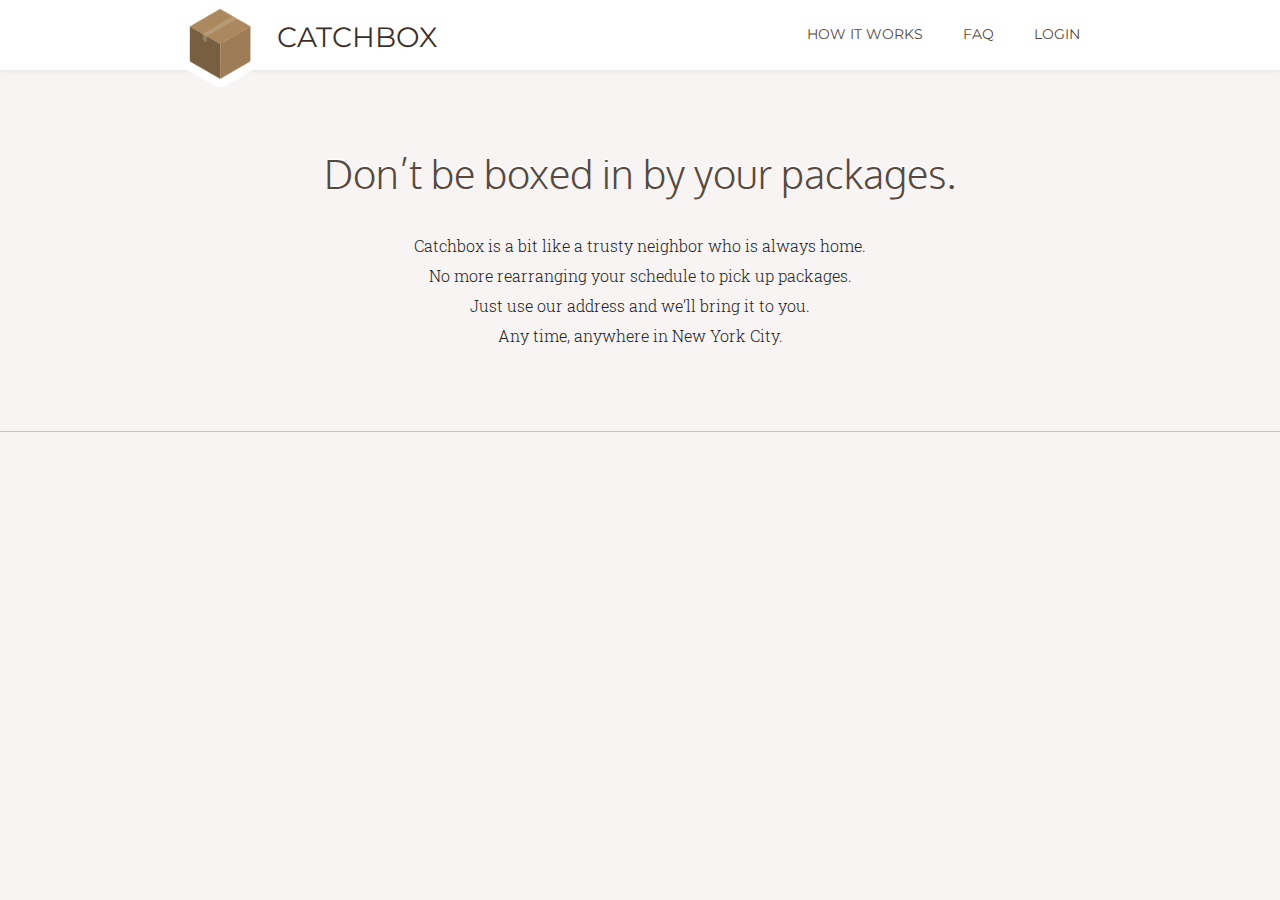
<file: public/index.html>
<!DOCTYPE html>
<html lang="en">
<head>
	<meta charset="utf-8">
	<link rel="stylesheet" href="style.css">
	<link rel="stylesheet" href="assets/css/pure-min.css">
	<script src="http://code.jquery.com/jquery-1.10.1.min.js"></script>
</head>

<body>
	<header>
		<div class="container section row">
			<div class="col five">
				<a href="#">
					<img src="catchbox_logo.png" />
					<h1>CatchBox</h1>
				</a>
			</div>

			<nav class="col seven">
				<ul class="nav">
					<a href="#"><li>How It Works</li></a>
					<a href="#"><li>FAQ</li></a>
					<a href="#" class="login"><li>Login</li></a>
				</ul>

				<div class="loginBox hide">
					<form class="pure-form">
						<fieldset>
							<input type="email" placeholder="Email" required />
							<input type="password" placeholder="Password" required />
							<input type="submit" class="pure-button" value="Submit" />
						</fieldset>	
					</form>
				</div>
			</nav>
		</div>
	</header>


<div class="clear"></div>

	<section id="hero">
		<div class="container">
<h2>Don’t be boxed in by your packages.</h2>

<p>Catchbox is a bit like a trusty neighbor who is always home.<br />
No more rearranging your schedule to pick up packages.<br />
Just use our address and we’ll bring it to you.<br />
Any time, anywhere in New York City.</p>

		</div>
		
		
	</section>


<section id="benefits">
</section>

	<script src="assets/js/application.js"></script>



</body>
</html>
</file>
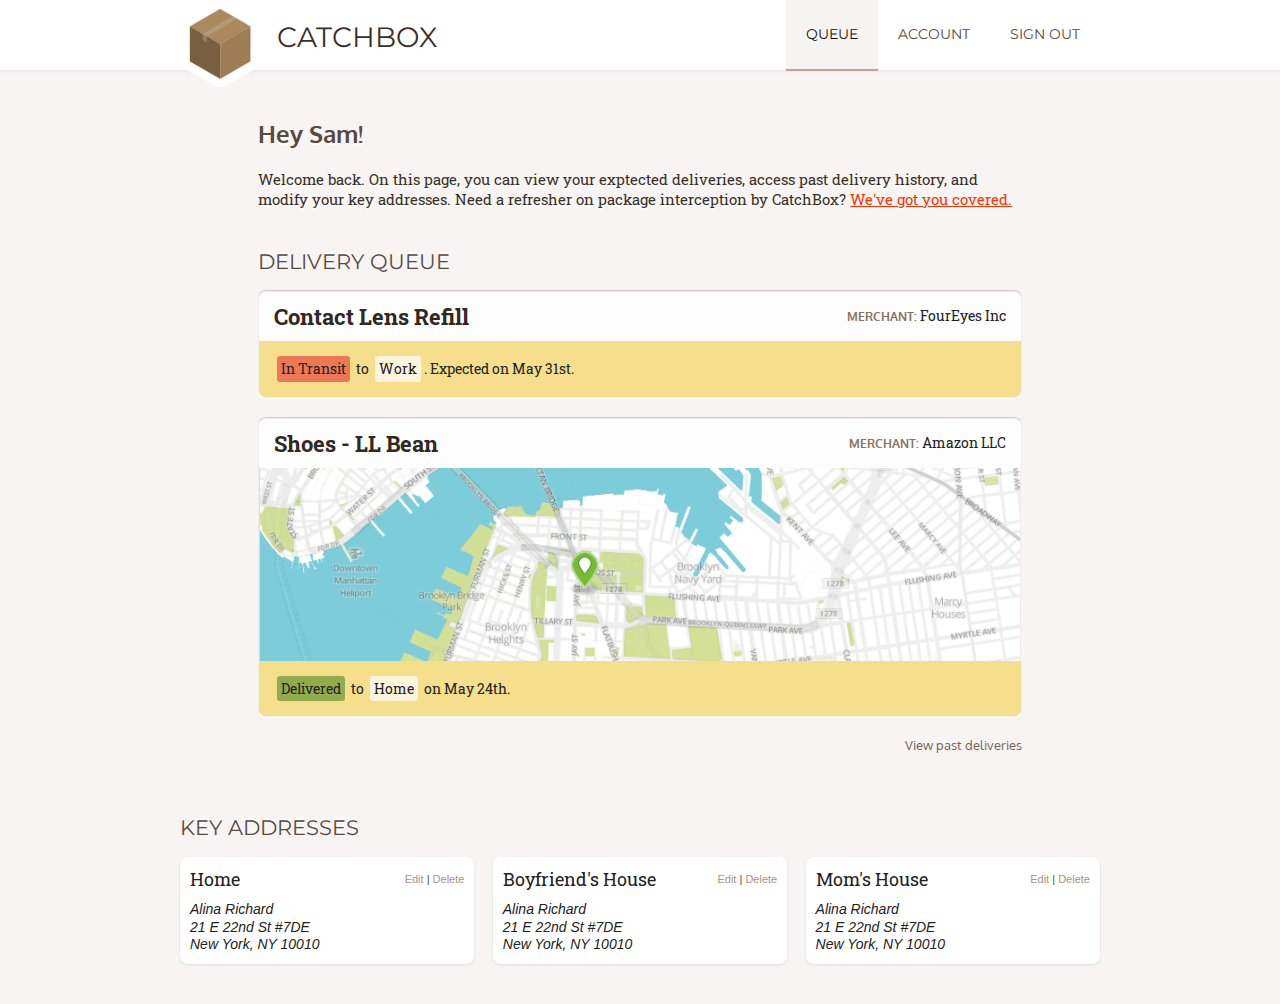
<file: public/account.html>
<!DOCTYPE html>
<html lang="en">
<head>
	<title>Account | CatchBox</title>
	<meta charset="utf-8">
	<link rel="stylesheet" href="style.css">
	<link rel="stylesheet" href="assets/css/pure-min.css">
	<script src="http://code.jquery.com/jquery-1.10.1.min.js"></script>
</head>

<body>
	<header>
		<div class="container section row">
			<div class="col five">
				<a href="#">
					<img src="catchbox_logo.png" />
					<h1>CatchBox</h1>
				</a>
			</div>

			<nav class="col seven">
				<ul class="nav">
					<a href="#" class="active"><li>Queue</li></a>
					<a href="#"><li>Account</li></a>
					<a href="#"><li>Sign Out</li></a>
				</ul>

				<div class="loginBox hide">
					<form class="pure-form">
						<fieldset>
							<input type="email" placeholder="Email" required />
							<input type="password" placeholder="Password" required />
							<input type="submit" class="pure-button" value="Submit" />
						</fieldset>	
					</form>
				</div>
			</nav>
		</div>
	</header>

	<div class="clear"></div>

	<section id="account" class="row section">
		<div class="container">
			<div class="col ten">
				<div class="welcome">
					<h2>Hey Sam!</h2>
					<p>Welcome back. On this page, you can view your exptected deliveries, access past delivery history, and modify your key addresses. Need a refresher on package interception by CatchBox? <a href="#">We've got you covered.</a>
				</div>

				<div class="queue">
					<h2>Delivery Queue</h2>

					<div class="cardTop">
						<h3>Contact Lens Refill</h3>
						<div class="fromLocation"><span>Merchant:</span> FourEyes Inc</div>
					</div>
					<div class="cardBottom">
					<div class="clear"></div>
						<div class="statusBar transit">
							<div class="deliveryStatus">
								<span class="DeliveryStatus">In Transit</span> to <span class="DeliveryLocation">Work</span>. Expected on <time>May 31st.</time>
							</div>
						</div>
					</div>
					
					<div class="cardTop">
						<h3>Shoes - LL Bean</h3>
						<div class="fromLocation"><span>Merchant:</span> Amazon LLC</div>
					</div>
					<img src="map.png" />
					<div class="cardBottom">
					<div class="clear"></div>
						<div class="statusBar">
							<div class="deliveryStatus">
								<span class="DeliveryStatus">Delivered</span> to <span class="DeliveryLocation">Home</span> on <time>May 24th.</time>
							</div>
						</div>
					</div>

					<a href="#">View past deliveries</a>
				</div>


			</div>
		</div>
	</section>

<section id="keyAddress">
	<div class="row section container">
		<h2>Key Addresses</h2>
	</div>

	<div class="row section container">
		<div class="col four">
			<h4>Home</h4>
			<span><a href="#">Edit</a> | <a href="#">Delete</a></span>
			<div class="clear"></div>
			<address>
			Alina Richard <br />
			21 E 22nd St #7DE <br />
			New York, NY 10010 
			</address>
		</div>
		<div class="col four">
			<h4>Boyfriend's House</h4>
			<span><a href="#">Edit</a> | <a href="#">Delete</a></span>
			<div class="clear"></div>
			<address>
				Alina Richard <br />
				21 E 22nd St #7DE <br />
				New York, NY 10010 
			</address>
		</div>
		<div class="col four">
			<h4>Mom's House</h4>
			<span><a href="#">Edit</a> | <a href="#">Delete</a></span>
			<div class="clear"></div>
			<address>
				Alina Richard <br />
				21 E 22nd St #7DE <br />
				New York, NY 10010 
			</address>
		</div>
	</div>

</section>


<script src="assets/js/application.js"></script>
</body>
</html>
</file>
<file: public/style.css>
@import url(http://fonts.googleapis.com/css?family=Montserrat:400|Roboto+Slab:700,400,300|Oxygen:700,400,300);
/* ==========================================================================

  Base Stylesheet - http://git.io/base
  Author: Matthew Hartman - http://www.matthewhartman.com.au/
  Version: 1.4 - Last Updated: 28th May, 2013

========================================================================== */
/* ==========================================================================
/* --  Micro Clearfix, Resets and Common Classes
   ========================================================================== */
/* Micro Clearfix */
.clear:before,
.clear:after {
  content: "";
  display: table;
}
.clear:after {
  clear: both;
}
.clear {
  zoom: 1;
}
.section:before,
.section:after {
  content: "";
  display: table;
}
.section:after {
  clear: both;
}
.section {
  zoom: 1;
}
.checkbox:before,
.checkbox:after {
  content: "";
  display: table;
}
.checkbox:after {
  clear: both;
}
.checkbox {
  zoom: 1;
}
/* General Resets */
/* Start font size at 100% */
html {
  font-size: 100%;
}
/* Make all form fonts consistent */
button,
input,
select,
textarea {
  font-family: sans-serif;
}
/* Remove default borders */
form,
fieldset,
legend,
a img {
  border: 0;
}
/* Remove default spacing */
body,
form,
fieldset {
  margin: 0;
  padding: 0;
}
/* Common Classes */
.left {
  float: left;
}
.right {
  float: right;
}
.block {
  display: block;
}
.inline-block {
  display: inline-block;
  *zoom: 1;
  *display: inline;
}
.inline {
  display: inline;
}
.visuallyhidden {
  border: 0;
  clip: rect(0 0 0 0);
  height: 1px;
  overflow: hidden;
  padding: 0;
  position: absolute;
  width: 1px;
  left: -9999em;
}
.visuallyvisible {
  clip: auto;
  width: auto;
  height: auto;
  overflow: visible;
  left: 0;
}
.strong {
  font-weight: bold;
}
.alert {
  background-color: #ffc;
  display: block;
  padding: 4px 8px;
}
.none,
.nodesktop {
  display: none;
}
/* ==========================================================================
/* 1.0 - Document Setup (body, links, headings, code, tables, forms etc)
   ========================================================================== */
/* Body */
body {
  font-family: arial, helvetica, clean, sans-serif;
  font-size: 14px;
  font-size: 0.875rem;
  line-height: 1.25;
  color: #222;
  background-color: #fff;
  -webkit-text-size-adjust: 100%;
  -ms-text-size-adjust: 100%;
}
/* Links */
a {
  color: #f30;
  text-decoration: underline;
}
a:hover {
  text-decoration: none;
}
a:active {
  color: #333;
}
/* 1.1 Headings - h1, h2, h3, h4, h5, h6 & other (if any)
   ========================================================================== */
h1,
h2,
h3,
h4,
h5,
h6 {
  margin: 0;
  font-weight: normal;
  line-height: normal;
}
h1,
.h1 {
  font-size: 40px;
  font-size: 2.5rem;
  margin-bottom: 10px;
}
h2,
.h2 {
  font-size: 32px;
  font-size: 2rem;
  margin-bottom: 8px;
}
h3,
.h3 {
  font-size: 26px;
  font-size: 1.625rem;
  margin-bottom: 6px;
}
h4,
.h4 {
  font-size: 20px;
  font-size: 1.25rem;
  margin-bottom: 4px;
}
.no-style-heading {
  margin-bottom: 0;
  font-size: 14px;
  font-size: 0.875rem;
}
/* 1.2 Paragraphs, block quotes, code, pre, etc
   ========================================================================== */
p {
  word-wrap: break-word;
  -ms-word-wrap: break-word;
  *white-space: normal;
  margin: 0 0 22px 0;
}
small {
  font-size: 12px;
  font-size: 0.75rem;
}
/* Block Quotes, Pre and Code Blocks */
blockquote,
q {
  font-size: 20px;
  font-size: 1.25rem;
  margin: 20px 0;
  font-family: "Georgia", "Times";
  font-style: italic;
}
code {
  font-family: Monaco, Andale Mono, "Courier New", monospace;
  font-size: 12px;
  font-size: 0.75rem;
  color: #222;
  background-color: #f8f8f8;
  border: 1px solid #ccc;
  padding: 2px 6px;
}
/* Horizontal Rule */
hr {
  border: 0;
  background: none;
  outline: 0;
  height: 1px;
  background-color: #ddd;
  margin: 2em 0;
}
/* 1.3 Tables
   ========================================================================== */
table {
  width: 100%;
  border-collapse: collapse;
  border-left: 0;
  background-color: #fff;
  border-spacing: 0;
  table-layout: fixed;
  word-wrap: break-word;
  -ms-word-wrap: break-word;
  *white-space: normal;
}
table th,
table td {
  padding: 8px;
  text-align: left;
  vertical-align: top;
  border-top: 1px solid #eee;
}
table thead th {
  vertical-align: bottom;
  font-weight: bold;
  background-color: #fff;
  color: #222;
}
table tfoot td {
  font-weight: bold;
}
table caption {
  padding: 0.5em;
  font-style: italic;
  background-color: #eee;
  border-bottom: 0;
  font-weight: bold;
}
/* 1.4 Lists
   ========================================================================== */
ul {
  list-style: disc;
  padding: 0 0 0 25px;
  margin: 0;
}
ol {
  list-style: decimal;
  padding: 0 0 0 25px;
  margin: 0;
}
.nolist {
  list-style: none;
}
/* 1.5 Forms, Labels and Inputs
   ========================================================================== */
legend {
  font-family: arial, helvetica, clean, sans-serif;
  font-size: 32px;
  font-size: 2rem;
  width: 100%;
  display: block;
  *margin-left: -5px;
}
label {
  display: block;
  font-weight: bold;
  cursor: pointer;
}
.checkbox {
  display: block;
  position: relative;
  padding: 0.2em 0;
}
.checkbox label {
  display: inline-block;
  *zoom: 1;
  *display: inline;
  line-height: normal;
}
.checkbox input[type=checkbox],
.checkbox input[type=radio] {
  float: left;
  position: relative;
  margin-right: 1em;
}
/* Inputs (Text, Search, Email, etc) */
input[type=text],
input[type=password],
input[type=email],
input[type=search],
input[type=tel] {
  outline: 0;
  padding: 7px 5px;
  -webkit-appearance: none;
  -moz-appearance: none;
  vertical-align: middle;
  font-size: 14px;
  font-size: 0.875rem;
  font-weight: bold;
  background-color: #fff;
  color: #666;
  border: 1px solid #ddd;
  border-top: 1px solid #999;
  -webkit-box-shadow: inset 0 1px 2px rgba(0, 0, 0, 0.1);
  -moz-box-shadow: inset 0 1px 2px rgba(0, 0, 0, 0.1);
  box-shadow: inset 0 1px 2px rgba(0, 0, 0, 0.1);
}
input[type=button]::-moz-focus-inner,
input[type=submit]::-moz-focus-inner,
input[type=reset]::-moz-focus-inner {
  padding: 0;
  border: 0;
}
input[type="search"]::-webkit-search-cancel-button {
  -webkit-appearance: none;
}
input[type=submit],
input[type=button],
input[type=reset] {
  cursor: pointer;
  -webkit-appearance: none;
  /* Remove Default Browser Behaviour for Safari */

  -moz-appearance: none;
  /* Remove Default Browser Behaviour for Firefox */

}
textarea {
  font-size: 14px;
  font-size: 0.875rem;
  font-weight: bold;
  background-color: #fff;
  color: #666;
  outline: 0;
  padding: 2px 5px;
  vertical-align: top;
  border: 1px solid #ddd;
  padding: 10px;
  resize: none;
  -webkit-box-shadow: inset 0 1px 2px rgba(0, 0, 0, 0.1);
  -moz-box-shadow: inset 0 1px 2px rgba(0, 0, 0, 0.1);
  box-shadow: inset 0 1px 2px rgba(0, 0, 0, 0.1);
}
select {
  font-size: 14px;
  font-size: 0.875rem;
  line-height: normal;
  display: inline-block;
  *zoom: 1;
  *display: inline;
  padding: 6px;
}
select[multiple] {
  min-height: 100px;
  vertical-align: top;
  border: 1px solid #ddd;
}
select,
input[type=text],
input[type=password],
input[type=email],
input[type=search],
input[type=tel] {
  width: 280px;
}
textarea {
  width: 260px;
}
/* Buttons */
.buttons {
  padding: 1em 0;
}
.button {
  font-size: 14px;
  font-size: 0.875rem;
  cursor: pointer;
  border: 0;
  padding: 0.8em 3em;
  color: #222;
  text-decoration: none;
  text-align: center;
}
.orange-button {
  background-color: #fee9cc;
}
.orange-button:hover {
  background-color: #ffe0b5;
  -webkit-tap-highlight-color: #fdeed8;
}
.orange-button:active {
  background-color: #fdeed8;
}
.button[disabled],
.button.disabled {
  color: #999;
  background-color: #f1f1f1;
}
.no-style-button {
  font-size: 13px;
  font-size: 0.8125rem;
  color: #f30;
  text-decoration: underline;
  border: 0;
  background: transparent;
  height: auto;
  padding: 0;
  cursor: pointer;
  outline: 0;
}
.no-style-button:hover {
  text-decoration: none;
}
.no-style-button[disabled],
.no-style-button.disabled {
  text-decoration: none;
  color: #999;
}
/* ==========================================================================
/* 2.0 - Grid Layout (Responsive)
   ========================================================================== */
/* Sections & Content Blocks */
.section {
  position: relative;
}
.row {
  margin-bottom: 10px;
}
.center {
  margin: 0 auto;
}
.container {
  max-width: 940px;
  margin: 0 auto;
  padding-left: 10px;
  padding-right: 10px;
}
.container-full {
  max-width: 960px;
  margin: 0 auto;
}
/* Fluid Grid */
.col {
  margin-left: 2%;
  *margin-left: 20px;
  float: left;
}
.col:first-child {
  margin-left: 0;
}
/* Columns */
.one {
  width: 6.5%;
  *width: 60px;
}
.two {
  width: 15%;
  *width: 140px;
}
.three {
  width: 23.5%;
  *width: 220px;
}
.four {
  width: 32%;
  *width: 300px;
}
.five {
  width: 40.5%;
  *width: 380px;
}
.six {
  width: 49.0%;
  *width: 460px;
}
.seven {
  width: 57.5%;
  *width: 540px;
}
.eight {
  width: 66%;
  *width: 620px;
}
.nine {
  width: 74.5%;
  *width: 700px;
}
.ten {
  width: 83%;
  *width: 780px;
}
.eleven {
  width: 91.5%;
  *width: 860px;
}
.twelve {
  width: 100%;
  *width: 940px;
}
.quarter {
  width: 23.5%;
  *width: 220px;
}
.half {
  width: 49.0%;
  *width: 460px;
}
.one-third {
  width: 32%;
  *width: 300px;
}
/* ==========================================================================
/* -- Tablet Devices (Layout, Modifications, etc)
   ========================================================================== */
@media only screen and (min-width: 740px) and (max-width: 959px) {
  .container {
    width: 720px;
    padding-left: 10px;
    padding-right: 10px;
  }
  /* Tablet Grid
    * For stacking full width columns, please use the new class .tablet-full
    * New tablet columns have been added
  */
  .tablet-one {
    width: 6.5%;
  }
  .tablet-two {
    width: 15%;
  }
  .tablet-three {
    width: 23.5%;
  }
  .tablet-four {
    width: 32%;
  }
  .tablet-five {
    width: 40.5%;
  }
  .tablet-six {
    width: 49.0%;
  }
  .tablet-seven {
    width: 57.5%;
  }
  .tablet-eight {
    width: 66%;
  }
  .tablet-nine {
    width: 74.5%;
  }
  .tablet-ten {
    width: 83%;
  }
  .tablet-eleven {
    width: 91.5%;
  }
  .tablet-twelve {
    width: 100%;
  }
  .tablet-full {
    clear: both;
    float: none;
    width: 100%;
    margin: 10px 0 0 0;
  }
  .tablet-full:first-child {
    margin-top: 0;
  }
  .notablet {
    display: none;
  }
  .showtablet {
    display: block;
  }
}
/* End Tablet Media Query */
/* ==========================================================================
/* -- Mobile Devices (Layout, Modifications, etc)
   ========================================================================== */
@media only screen and (max-width: 739px) {
  /* Mobile Grid
    * For stacking full width columns, please use the new class .mobile-full
    * New mobile columns have been added
  */
  .mobile-one {
    width: 6.5%;
  }
  .mobile-two {
    width: 15%;
  }
  .mobile-three {
    width: 23.5%;
  }
  .mobile-four {
    width: 32%;
  }
  .mobile-five {
    width: 40.5%;
  }
  .mobile-six {
    width: 49.0%;
  }
  .mobile-seven {
    width: 57.5%;
  }
  .mobile-eight {
    width: 66%;
  }
  .mobile-nine {
    width: 74.5%;
  }
  .mobile-ten {
    width: 83%;
  }
  .mobile-eleven {
    width: 91.5%;
  }
  .mobile-twelve {
    width: 100%;
  }
  .mobile-full {
    clear: both;
    float: none;
    width: 100%;
    margin: 10px 0 0 0;
  }
  .mobile-full:first-child {
    margin-top: 0;
  }
  .container {
    padding-left: 20px;
    padding-right: 20px;
  }
  /* Mobile Tables */
  table th,
  table td {
    padding: 4px;
  }
  /* Mobile Forms */
  input[type=text],
  input[type=password],
  input[type=email],
  input[type=search],
  input[type=tel],
  textarea {
    width: 94%;
    padding: 7px 2%;
  }
  select {
    width: 90%;
  }
  .nomobile {
    display: none;
  }
  .showmobile {
    display: block;
  }
}
body {
  background: #f7f4f3;
  padding-bottom: 40px;
}
div {
  box-sizing: border-box;
}
.hide {
  display: none;
}
.show {
  display: block;
}
header {
  background: #fff;
  height: 70px;
  box-shadow: 0px 0px 5px rgba(0, 0, 0, 0.1);
}
header img,
header h1,
header nav {
  float: left;
}
header img {
  margin-right: 2%;
  width: 80px;
}
header h1 {
  margin-top: 20px;
  margin-left: 10px;
  color: #3a2f29;
  text-transform: uppercase;
  font-family: "Montserrat", "Helvetica Neue", Helvetica, arial, sans-serif;
}
header nav ul {
  margin: 0;
  float: right;
}
header nav ul a {
  color: #58473e;
  display: block;
  text-decoration: none;
  padding: 26px 20px 25px;
  float: left;
}
header nav ul a.active {
  color: #120f0d;
  border-bottom: 2px solid #b7a499;
  background: #f6f4f3;
}
header nav ul a:hover {
  color: #120f0d;
  border-bottom: 2px solid #b7a499;
}
header nav ul li {
  text-transform: uppercase;
  font-family: "Montserrat", "Helvetica Neue", Helvetica, arial, sans-serif;
}
header nav .loginBox {
  margin: 12px;
}
header nav fieldset {
  float: right;
  font-size: 16px;
}
header nav fieldset select,
header nav fieldset input[type=text],
header nav fieldset input[type=password],
header nav fieldset input[type=email],
header nav fieldset input[type=search],
header nav fieldset input[type=tel] {
  width: 100px;
}
#hero {
  border-bottom: 1px solid #ccc0b8;
  padding-bottom: 80px;
}
#hero h2 {
  font-family: "Oxygen", "Helvetica Neue", helvetica, sans-serif;
  font-size: 40px;
  text-align: center;
  margin-top: 60px;
  font-weight: 300;
  color: #57493f;
  text-shadow: 0px -2px 1px #ffffff;
}
#hero p {
  font-family: "Roboto Slab", Georgia, serif;
  width: 80%;
  font-size: 16px;
  font-weight: 300;
  line-height: 30px;
  margin: 0px auto;
  text-align: center;
}
#account {
  display: block;
  padding: 10px;
}
#account .col {
  margin: 0px auto;
  float: none;
}
#account .welcome {
  text-shadow: 0px 2px 0px white;
}
#account .welcome h2 {
  font-family: "Oxygen", "Helvetica Neue", helvetica, sans-serif;
  font-weight: 700;
  font-size: 24px;
  color: #57493f;
}
#account .welcome p {
  font-family: "Roboto Slab", Georgia, serif;
  font-size: 15px;
  line-height: 20px;
  color: #393029;
}
#account .queue {
  margin: 40px 0;
}
#account .queue .cardTop,
#account .queue .cardBottom {
  margin: 0;
  display: block;
  padding: 15px;
  font-family: "Roboto Slab", Georgia, serif;
}
#account .queue .cardTop h3,
#account .queue .cardBottom h3 {
  margin: 0;
  line-height: 20px;
  font-size: 22px;
  display: inline-block;
  float: left;
  font-weight: 700;
  color: #302822;
}
#account .queue .cardTop .fromLocation,
#account .queue .cardBottom .fromLocation {
  float: right;
}
#account .queue .cardTop .fromLocation span,
#account .queue .cardBottom .fromLocation span {
  text-transform: uppercase;
  font-family: "Oxygen", "Helvetica Neue", helvetica, sans-serif;
  font-weight: 700;
  font-size: 12px;
  color: #887262;
}
#account .queue .cardTop .statusBar .DeliveryStatus,
#account .queue .cardBottom .statusBar .DeliveryStatus {
  background: #92ac4d;
  display: block;
  display: inline-block;
  padding: 4px;
  margin: 0 3px;
  -webkit-border-radius: 3px;
  -moz-border-radius: 3px;
  border-radius: 3px;
  -moz-background-clip: padding;
  -webkit-background-clip: padding-box;
  background-clip: padding-box;
}
#account .queue .cardTop .statusBar .DeliveryLocation,
#account .queue .cardBottom .statusBar .DeliveryLocation {
  background: #fcf5db;
  display: block;
  display: inline-block;
  padding: 4px;
  margin: 0 3px;
  -webkit-border-radius: 3px;
  -moz-border-radius: 3px;
  border-radius: 3px;
  -moz-background-clip: padding;
  -webkit-background-clip: padding-box;
  background-clip: padding-box;
}
#account .queue .cardTop .transit .DeliveryStatus,
#account .queue .cardBottom .transit .DeliveryStatus {
  background: #ed7856;
}
#account .queue .cardTop {
  -webkit-border-top-right-radius: 8px;
  -webkit-border-bottom-right-radius: 0;
  -webkit-border-bottom-left-radius: 0;
  -webkit-border-top-left-radius: 8px;
  -moz-border-radius-topright: 8px;
  -moz-border-radius-bottomright: 0;
  -moz-border-radius-bottomleft: 0;
  -moz-border-radius-topleft: 8px;
  border-top-right-radius: 8px;
  border-bottom-right-radius: 0;
  border-bottom-left-radius: 0;
  border-top-left-radius: 8px;
  -moz-background-clip: padding;
  -webkit-background-clip: padding-box;
  background-clip: padding-box;
  -webkit-box-shadow: 0px -1px 0px #d3c9c2;
  -moz-box-shadow: 0px -1px 0px #d3c9c2;
  box-shadow: 0px -1px 0px #d3c9c2;
  border-top: 1px solid #efece9;
  border-left: 1px solid #efece9;
  border-right: 1px solid #efece9;
  background: rgba(255, 255, 255, 0.8);
  height: 50px;
}
#account .queue .cardBottom {
  -webkit-border-top-right-radius: 0;
  -webkit-border-bottom-right-radius: 8px;
  -webkit-border-bottom-left-radius: 8px;
  -webkit-border-top-left-radius: 0;
  -moz-border-radius-topright: 0;
  -moz-border-radius-bottomright: 8px;
  -moz-border-radius-bottomleft: 8px;
  -moz-border-radius-topleft: 0;
  border-top-right-radius: 0;
  border-bottom-right-radius: 8px;
  border-bottom-left-radius: 8px;
  border-top-left-radius: 0;
  -moz-background-clip: padding;
  -webkit-background-clip: padding-box;
  background-clip: padding-box;
  -webkit-box-shadow: 0px 1px 0px #ffffff;
  -moz-box-shadow: 0px 1px 0px #ffffff;
  box-shadow: 0px 1px 0px #ffffff;
  border-bottom: 1px solid #efece9;
  border-left: 1px solid #efece9;
  border-right: 1px solid #efece9;
  margin-bottom: 20px;
  background: #f5df8d;
}
#account .queue a {
  color: #756154;
  text-shadow: 0px -1px 0px #ffffff;
  text-decoration: none;
  float: right;
  font-family: "Oxygen", "Helvetica Neue", helvetica, sans-serif;
  font-size: 13px;
}
#account .queue a:hover {
  color: #302822;
}
#account .queue h2 {
  color: #57493f;
  text-shadow: 0px -2px 1px #ffffff;
  font-family: "Montserrat", "Helvetica Neue", Helvetica, arial, sans-serif;
  text-transform: uppercase;
}
#account .queue img {
  width: 761px;
  border-left: 1px solid #efece9;
  border-right: 1px solid #efece9;
  margin: 0;
  margin-bottom: -5px;
}
#keyAddress {
  margin-top: 30px;
}
#keyAddress h2 {
  color: #57493f;
  text-shadow: 0px -2px 1px #ffffff;
  font-family: "Montserrat", "Helvetica Neue", Helvetica, arial, sans-serif;
  text-transform: uppercase;
}
#keyAddress h4 {
  margin: 0;
  font-size: 18px;
  margin-bottom: 10px;
  font-family: "Roboto Slab", Georgia, serif;
  float: left;
  display: inline-block;
}
#keyAddress span {
  font-size: 11px;
  margin-top: 6px;
  display: block;
  color: #57493f;
  float: right;
}
#keyAddress span a {
  color: #a89487;
  text-decoration: none;
}
#keyAddress .four {
  background: white;
  padding: 10px;
  -webkit-border-radius: 8px;
  -moz-border-radius: 8px;
  border-radius: 8px;
  -moz-background-clip: padding;
  -webkit-background-clip: padding-box;
  background-clip: padding-box;
  -webkit-box-shadow: 0px 1px 3px rgba(0, 0, 0, 0.1);
  -moz-box-shadow: 0px 1px 3px rgba(0, 0, 0, 0.1);
  box-shadow: 0px 1px 3px rgba(0, 0, 0, 0.1);
}
</file>
